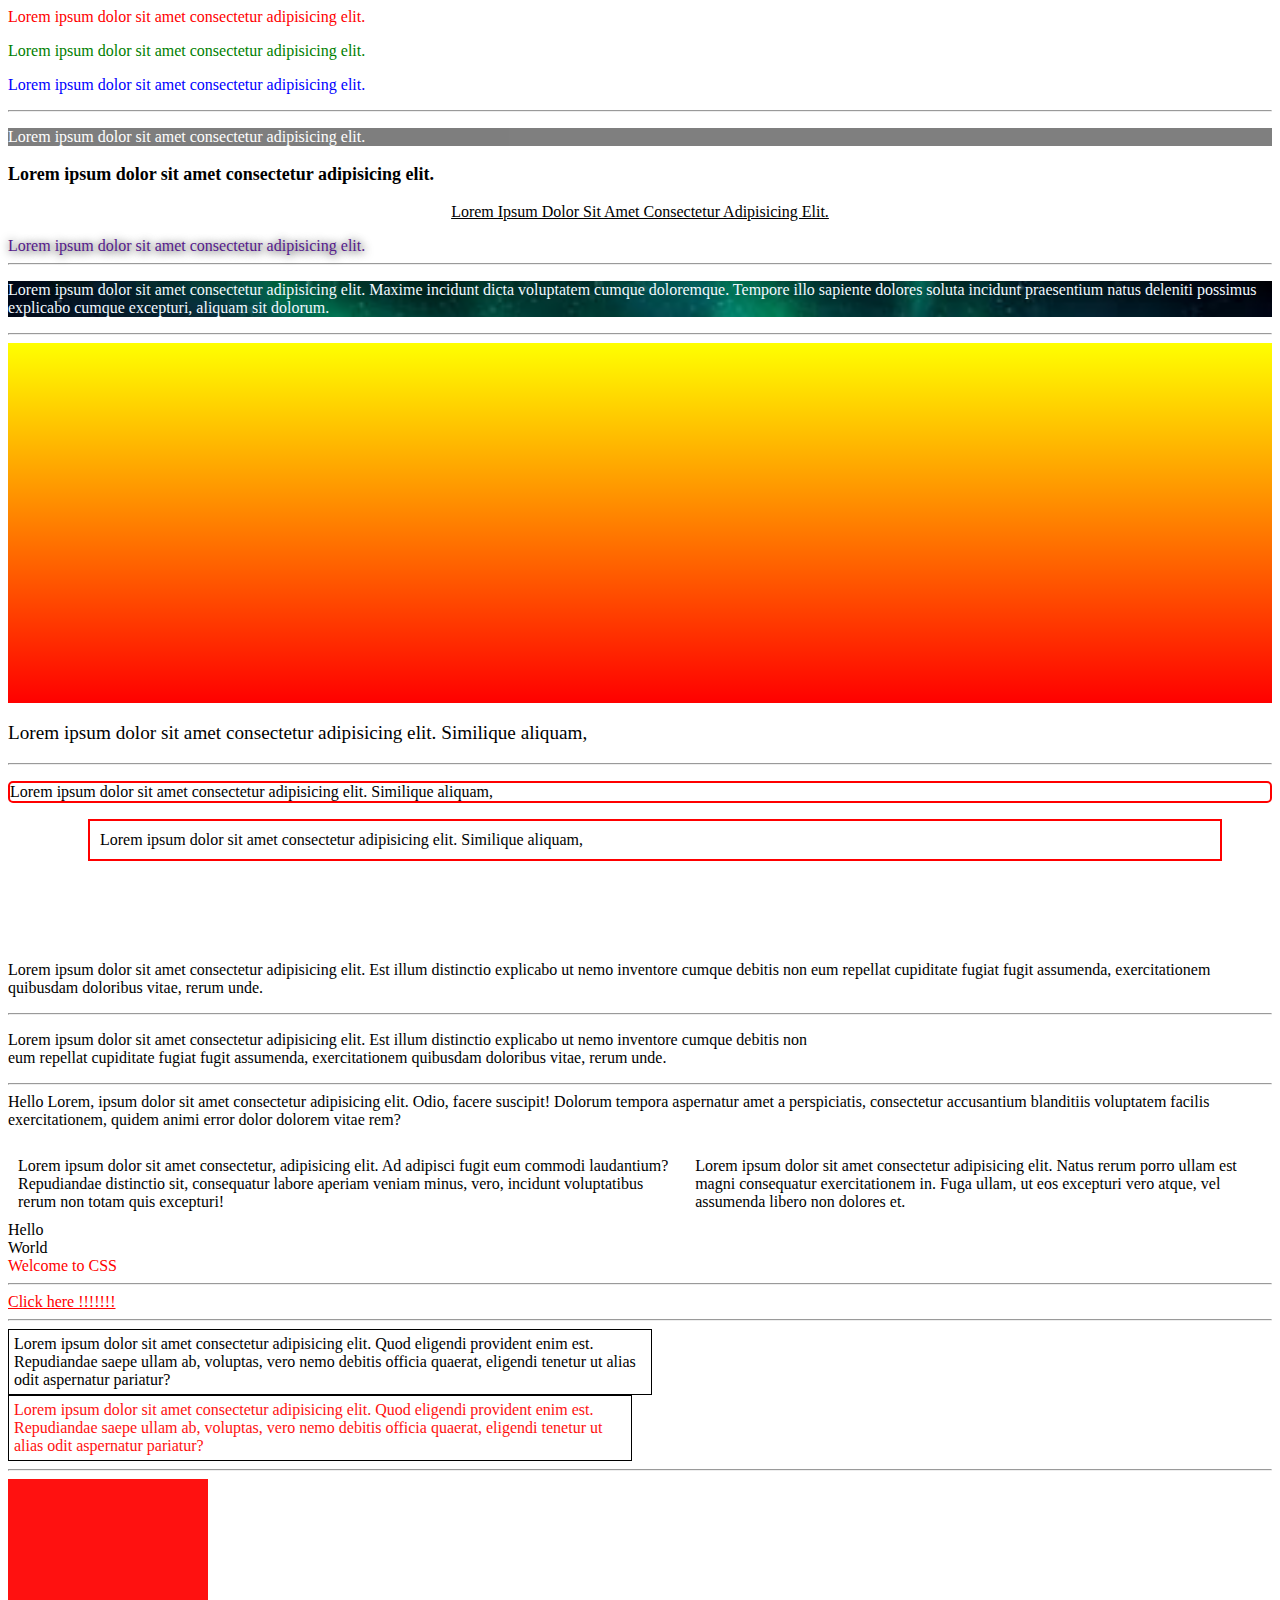
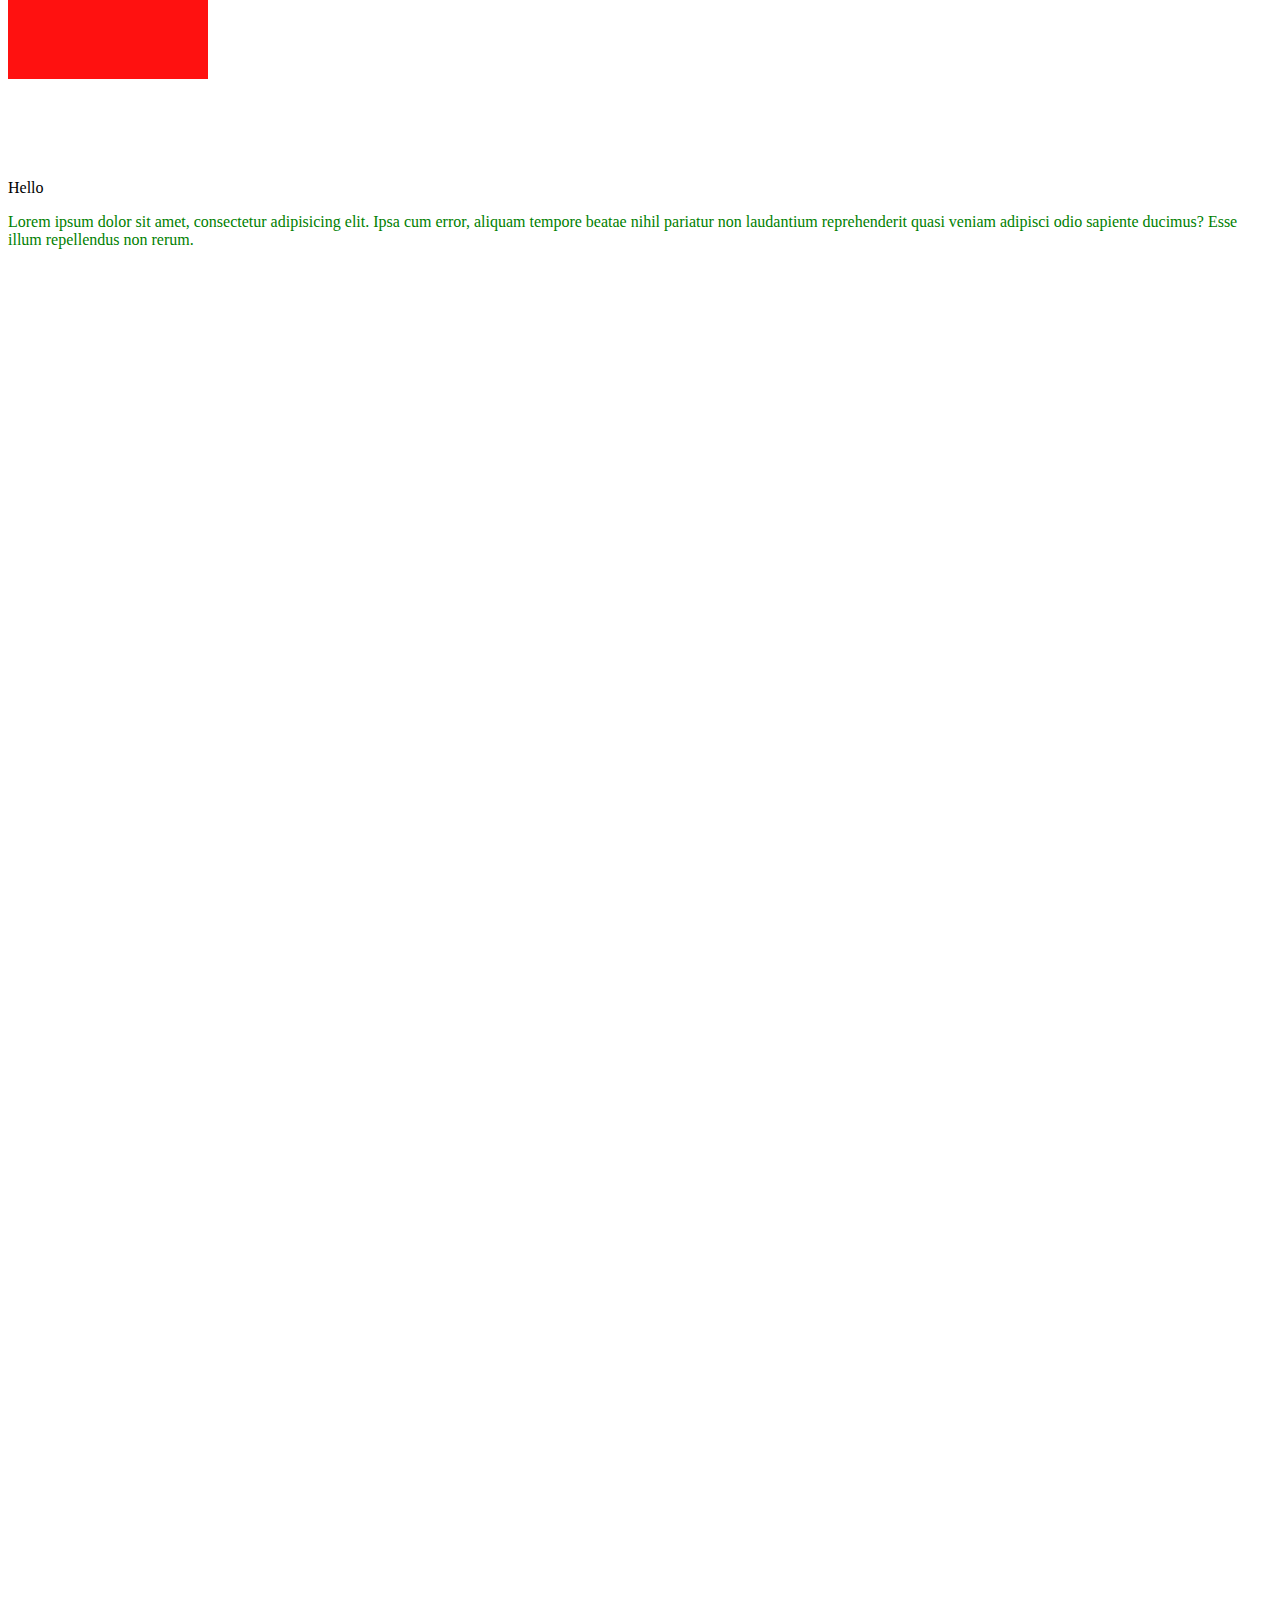
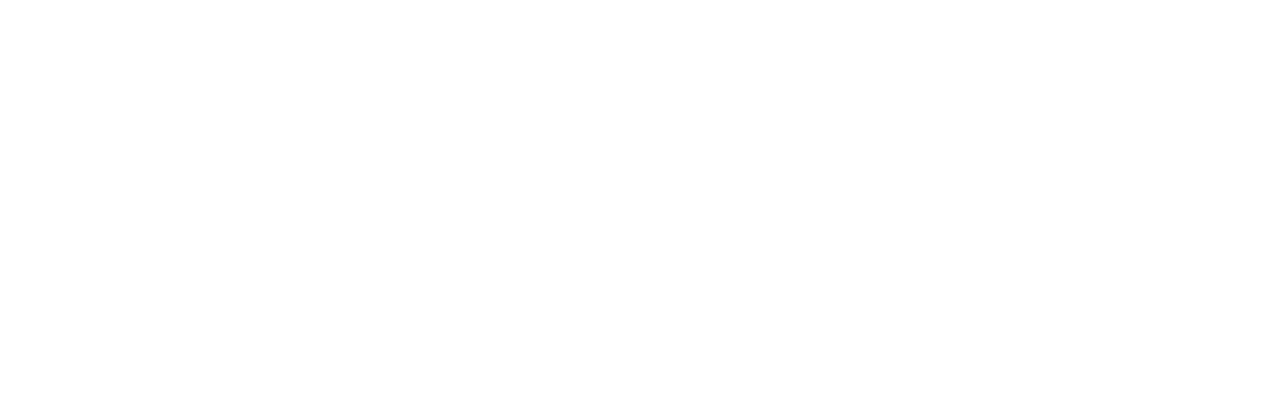
<file: index.html>
<html>
    <head>
        <title>CSS</title>
        <meta name="viewport" content="width=device-width, initial-scale=1.0">
        <link rel="stylesheet" href="styles.css">
    </head>
    <body style="height: 400%;">

        <!--topic 1 Types of CSS, Selectors, Syntax, Comments -->

        <p class="p1">Lorem ipsum dolor sit amet consectetur adipisicing elit.</p>

        <p class="p2" id="pa2">Lorem ipsum dolor sit amet consectetur adipisicing elit.</p>

        <p class="p3">Lorem ipsum dolor sit amet consectetur adipisicing elit.</p>

        <!-- <style>
            p{
                color:blue;
            }
        </style> -->

        <hr>

        <!--topic 2 color, bg, font, size, weight, alignment, decoratio, transformation, shadow-->

        <p class="p4">Lorem ipsum dolor sit amet consectetur adipisicing elit.</p>

        <p class="p5">Lorem ipsum dolor sit amet consectetur adipisicing elit.</p>

        <p class="p6">Lorem ipsum dolor sit amet consectetur adipisicing elit.</p>

        <a class="a1" href="">Lorem ipsum dolor sit amet consectetur adipisicing elit.</a>

        <hr>

        <!--topic 3 Background-->

        <p class="p7">Lorem ipsum dolor sit amet consectetur adipisicing elit. Maxime incidunt dicta voluptatem cumque doloremque. Tempore illo sapiente dolores soluta incidunt praesentium natus deleniti possimus explicabo cumque excepturi, aliquam sit dolorum.</p>

        <hr>

        <!--topic 4 Colors (rgb, hex, hsl), Gradients,Sizes(px, em, rem, %)-->

        <div class="color1"></div>

        <p class="ps">Lorem ipsum dolor sit amet consectetur adipisicing elit. Similique aliquam,</p>

        <hr>

        <!--topic 5 Border, Padding, Margin, Overflow-->

        <p class="p11">Lorem ipsum dolor sit amet consectetur adipisicing elit. Similique aliquam,</p>

        <p class="p12">Lorem ipsum dolor sit amet consectetur adipisicing elit. Similique aliquam,</p>

        <p class="p13">Lorem ipsum dolor sit amet consectetur adipisicing elit. Est illum distinctio explicabo ut nemo inventore cumque debitis non eum repellat cupiditate fugiat fugit assumenda, exercitationem quibusdam doloribus vitae, rerum unde.</p>

        <hr>

        <!--topic 6 Height, Width and Max-width-->

        <p class="p14">Lorem ipsum dolor sit amet consectetur adipisicing elit. Est illum distinctio explicabo ut nemo inventore cumque debitis non eum repellat cupiditate fugiat fugit assumenda, exercitationem quibusdam doloribus vitae, rerum unde.</p>

        <hr>

        <!--topic 6 Layout methods (position, diplay (flex, grid), width, max-width, z-index)-->

        <div class="pos">
            Hello Lorem, ipsum dolor sit amet consectetur adipisicing elit. Odio, facere suscipit! Dolorum tempora aspernatur amet a perspiciatis, consectetur accusantium blanditiis voluptatem facilis exercitationem, quidem animi error dolor dolorem vitae rem?
        </div>

        <br>

        <div class="base">
            <div class="c1">
                Lorem ipsum dolor sit amet consectetur, adipisicing elit. Ad adipisci fugit eum commodi laudantium? Repudiandae distinctio sit, consequatur labore aperiam veniam minus, vero, incidunt voluptatibus rerum non totam quis excepturi!
            </div>
            <div class="c2">Lorem ipsum dolor sit amet consectetur adipisicing elit. Natus rerum porro ullam est magni consequatur exercitationem in. Fuga ullam, ut eos excepturi vero atque, vel assumenda libero non dolores et.</div>
        </div>

        <!--topic 7 Combinators (>, +, ~, space)-->

        <div class="t1">
            <div class="tc1">
                Hello
                <div class="ttc1">
                    World
                </div>
            </div>
            <div class="tc2">
                Welcome
            </div>
            <div class="tc3">
                to CSS
            </div>
        </div>

        <hr>
        <!--topic 8 Pseudo-classes (hover, active, visited)-->

        <a class="test" href="#">Click here !!!!!!!</a>

        <hr>

        <!--topic 8 CSS maths CSS variables-->

        <div class="math">Lorem ipsum dolor sit amet consectetur adipisicing elit. Quod eligendi provident enim est. Repudiandae saepe ullam ab, voluptas, vero nemo debitis officia quaerat, eligendi tenetur ut alias odit aspernatur pariatur?</div>

        <div class="math2">Lorem ipsum dolor sit amet consectetur adipisicing elit. Quod eligendi provident enim est. Repudiandae saepe ullam ab, voluptas, vero nemo debitis officia quaerat, eligendi tenetur ut alias odit aspernatur pariatur?</div>

        <hr>
        
        <!--topic 8 Transforms Transitions animations-->

        <div class="trans"></div>
        <div class="anim">Hello</div>

        <!-- topic 9 responsive design -->
        <p class="res">Lorem ipsum dolor sit amet, consectetur adipisicing elit. Ipsa cum error, aliquam tempore beatae nihil pariatur non laudantium reprehenderit quasi veniam adipisci odio sapiente ducimus? Esse illum repellendus non rerum.</p>

        
        
    </body>
</html>
</file>
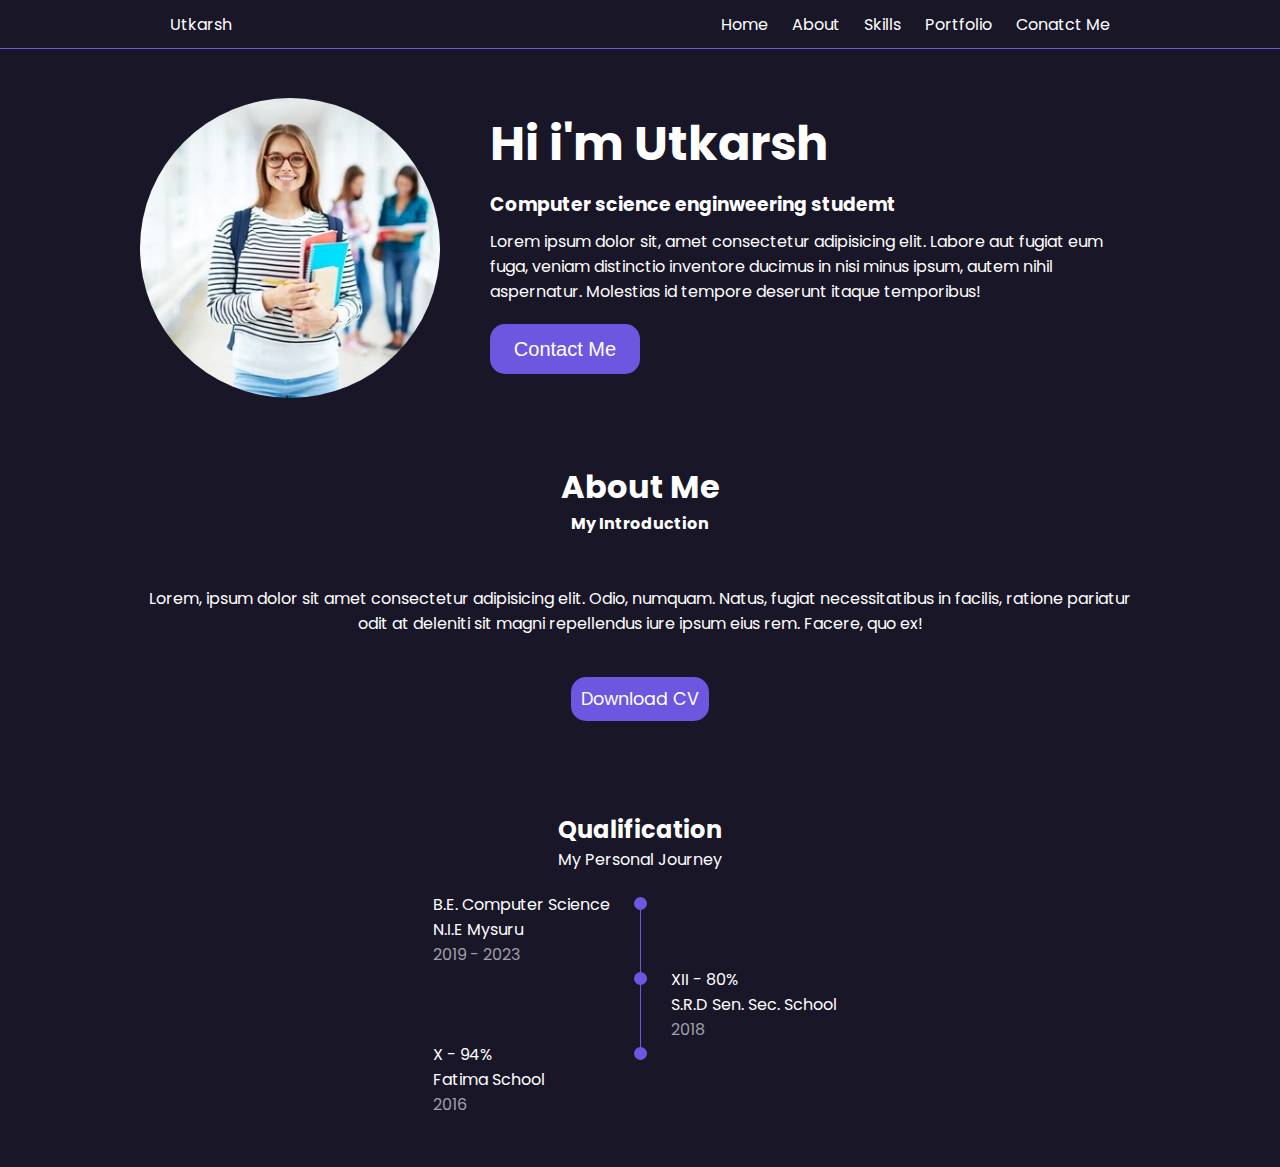
<file: Portfolio/index.html>
<!DOCTYPE html>
<html lang="en">
<head>
    <meta charset="UTF-8">
    <meta name="viewport" content="width=device-width, initial-scale=1.0">
    <title>Portfolio</title>
    <link rel="stylesheet" href="./styles.css">
</head>
<body>
    <div class="navbar-container">
        <div class="navbar">
            <a href="#" class="nav-icon">Utkarsh</a>

            <ul class="nav-menu">
                <li class="nav-item">
                    <a href="#">Home</a>
                </li>
                <li class="nav-item">
                    <a href="#">About</a>
                </li>
                <li class="nav-item">
                    <a href="#">Skills</a>
                </li>
                <li class="nav-item">
                    <a href="#">Portfolio</a>
                </li>
                <li class="nav-item">
                    <a href="#">Conatct Me</a>
                </li>
            </ul>
        </div>  
    </div>


    <div class="home">
        <div class="main">
            <img class="profile-img" src="./images/image.jpg">
            <div class="info">
                <h1>Hi i'm Utkarsh</h1>
                <h3>Computer science enginweering studemt</h2>
                <p>Lorem ipsum dolor sit, amet consectetur adipisicing elit. Labore aut fugiat eum fuga, veniam distinctio inventore ducimus in nisi minus ipsum, autem nihil aspernatur. Molestias id tempore deserunt itaque temporibus!</p>
                <button class="btn">Contact Me </button>
            </div>
        </div>

        <div class="about">
            <h1>About Me</h1>
            <h4>My Introduction</h4>
            <p>Lorem, ipsum dolor sit amet consectetur adipisicing elit. Odio, numquam. Natus, fugiat necessitatibus in facilis, ratione pariatur odit at deleniti sit magni repellendus iure ipsum eius rem. Facere, quo ex!</p>

            <a download="" href="./images/download.jpg" class="btn ">
                Download CV
            </a>

        </div>


        <!--==================== QUALIFICATION ====================-->
        <section class="qualification section">
            <h2 class="section__title">Qualification</h2>
            <div class="section__subtitle">My Personal Journey</div>


            <div class="qualification__container container">

                <div class="qualification__section">
                    <!--==================== QUALIFICATION CONTENT 1 ====================-->
                    <div class="qualification__content qualification__active" data-content id="education">
                        <!--==================== QUALIFICATION 1 ====================-->
                        <div class="qualification__data">
                            <div>
                                <h3 class="qualification__title">B.E. Computer Science</h3>
                                <span class="qualification__subtitle">N.I.E Mysuru</span>
                                <div class="qualification__calender">
                                    2019 - 2023
                                </div>
                            </div>

                            <div>
                                <span class="qualification__rounder"></span>
                                <span class="qualification__line"></span>
                            </div>
                        </div>

                        <!--==================== QUALIFICATION 2 ====================-->
                        <div class="qualification__data">
                            <div></div>

                            <div>
                                <span class="qualification__rounder"></span>
                                <span class="qualification__line"></span>
                            </div>

                            <div>
                                <h3 class="qualification__title">XII - 80%</h3>
                                <span class="qualification__subtitle">S.R.D Sen. Sec. School</span>
                                <div class="qualification__calender">
                                    2018
                                </div>
                            </div>

                            
                        </div>

                        <!--==================== QUALIFICATION 3 ====================-->
                        <div class="qualification__data">
                            <div>
                                <h3 class="qualification__title">X - 94%</h3>
                                <span class="qualification__subtitle">Fatima School</span>
                                <div class="qualification__calender">
                                    2016
                                </div>
                            </div>

                            <div>
                                <span class="qualification__rounder"></span>
                                <!-- <span class="qualification__line"></span> -->
                            </div>

                            <div></div>

                        </div>
                    </div>

                </div>
            </div>
        </section>

    </div>
    
</body>
</html>
</file>
<file: styles.css>
.p1
{
    color: red;
}

#pa2
{
    color: green;
}

.p3{
    color: blue;
}

/* topic 2*/

.p4
{
    background-color: black;
    opacity: 0.5;
    color: white;
}

.p5
{
    font-family: cursive;
    font-size: large;
    font-weight: 900;
}

.p6
{
    text-align: center;
    text-decoration: underline;
    text-transform: capitalize;
}

.a1
{
    text-decoration:none ;
    text-shadow: 1px 1px 10px black;
}

/* topic 3*/

.p7{
    color: aliceblue;
    background-image: url(./image.jpg);
    background-repeat: no-repeat;
    background-position: top right;
    background-repeat: repeat-x;
    background-size: cover;
}

/* topic 4*/

.color1
{
    /* height: 100px; */
    height: 10%;
    /* background-color: red; */
    /* background-color: rgb(2, 45, 67); */
    /* background-color: hsl(224, 52%, 46%); */
    /* background-color: #e03131; */
    background-image: linear-gradient(1800deg, red, yellow);
}

.ps
{
    font-size: 1.2em;
}

/* topic 4*/

.p11
{
    /* border-style: dashed; */
    /* border-width: 5px;
    border-color: red;
    border-bottom-style: dashed; */
    border: 2px solid red;
    border-radius: 5px;
}

.p12
{
    border: 2px solid red;
    margin-top:1px;
    margin: 10px 50px 100px 80px;
    padding: 10px;
}

.p13
{
    /* width: 800px; */
}

body
{
    /* overflow-x: hidden; */
}


/* topic 4*/

.p14
{
    width: 800px;
    max-width: 100%;
}

/* topic 5 */

.pos
{
    /* position: absolute; */
    /* position: fixed; */
    /* position: sticky; */
    /* top:0; */
}

.base > *
{
    margin: 10px;
}

.base
{
    display: flex;
    align-items: center;
    justify-content: space-evenly;
}

/* topic 6 */

.t1 > *
{
    display: inline;
}

.tc1 ~ div{
    color: red;
}

/* topic 7 */

.test:link{
    color:red
}

.test:visited{
    color:red
}

.test:hover{
    color:green
}


/* topic 8 */

.math
{
    border: 1px solid black;
    padding: 5px;
    margin: 0px;
    width: 50%;
    /* width: max(70% , 50%); */
}

.math2
{
    border: 1px solid black;
    padding: 5px;
    margin: 0px;
    width: calc(50% - 20px);
    color: var(--color);
}

:root
{
    --color: rgb(255,17,16);
}

/* transform transitions animations*/

.trans
{
    width: 200px;
    height: 200px;
    background-color: var(--color);
    transition: all ease 1s;
}

.trans:hover{
    transform: scale(1.2);
}

@keyframes example {
    0% {background-color: red;}
    50% {background-color: yellow;}
    100% {background-color: red;}
  }

.anim
{
    margin-top: 100px;
    animation-name: example;
    animation-duration: 3s;
    animation-iteration-count: infinite;
    animation-timing-function: ease-in-out;
}

/* topic 9 */

.res{
    color: green;
}

@media screen and (max-width: 500px) {
    .res{
        color: red;
    }
  }
</file>
<file: Portfolio/styles.css>
/*==================== GOOGLE FONTS ====================*/
@import url('https://fonts.googleapis.com/css2?family=Poppins:wght@400;500;600&display=swap');

:root
{
    --hue-color: 250; /*Purple 250 - Green 142 - Blue 230 - Pink 340*/

    --first-color: hsl(var(--hue-color), 69%, 61%);
    --first-color-second: hsl(var(--hue-color), 30%, 8%);;

    --text-color-light: hsl(var(--hue-color), 8%, 65%);;

    --input-color: hsl(var(--hue-color), 29%, 16%);;
    --body-color: hsl(var(--hue-color), 28%, 12%);;
    --container-color:hsl(var(--hue-color), 29%, 16%);

    --scroll-bar-color: hsl(var(--hue-color), 12%, 48%);;
    --scroll-thumb-color: hsl(var(--hue-color), 12%, 36%);;
}

*{
    box-sizing: border-box;
    padding: 0;
    margin: 0;
}

html{
    scroll-behavior: smooth;
}

body{
    font-family: 'Poppins', sans-serif;
    background-color: var(--body-color);
    color: white;
    overflow-x: hidden;
}

a
{
    text-decoration: none;
    color: white;
}

ul{
    list-style: none;
}

/* NAVBAR */

.navbar-container
{
    position: fixed;
    display: flex;
    top: 0px;
    justify-content: center;
    width: 100vw;
    border-bottom: 1px solid var(--first-color);
    background-color: var(--body-color);
}

.navbar
{
    display: flex;
    align-items: center;
    justify-content: space-between;
    width: 1000px;
    max-width: 100%;
    height: 3rem;
}

.nav-menu{
    display: inline-block;
    margin-right: 20px;
}

.nav-icon
{
    margin-left: 30px;
}

.nav-item{
    margin: 0px 10px;
    display: inline;
}


/* HOME */

.home
{
    margin-top: 3rem;
    display: flex;
    flex-direction: column;
    width: 100vw;
    align-items: center;
}

.main
{
    width:1000px;
    max-width: 100vw;
    margin-top: 50px;
    display: flex;
}
.profile-img
{
    height: 300px;
    width: 300px;
    border-radius: 50%;
}

.info
{
    margin-left: 50px;
}

.info > *
{
    margin: 10px 0;
}

.info h1{
    font-size: 300%;
}

.info button
{
    height: 50px;
    width: 150px;
    background-color: var(--first-color);
    outline: none;
    border: none;
    color: white;
    font-size: 1.25em;
    border-radius: 15px;
}

.about
{
    width:1000px;
    max-width: 90vw;
    margin: 50px 0;
    text-align: center;
}

.about > h1
{
    margin: 15px 0 0 0;
}

.about > p
{
    margin: 50px 0;
}

.about .btn{
    height: 50px;
    width: 150px;
    padding: 10px;
    margin: 20px;
    background-color: var(--first-color);
    outline: none;
    border: none;
    color: white;
    font-size: 1.1em;
    border-radius: 15px;
}


/*==================== QUALIFICATION ====================*/

.qualification{
    margin: 50px;
}

.qualification .section__title
{
    width: 100%;
    text-align: center;
}

.qualification .section__subtitle
{
    width: 100%;
    text-align: center;
    margin-bottom: 20px;
}

.qualification__data{
    display: grid;
    grid-template-columns: 1fr max-content 1fr;
    column-gap: 1.5rem;
}


.qualification__title{
    font-size: var(--normal-font-size);
    font-weight: var(--font-medium);
}

.qualification__subtitle{
    display: inline-block;
    font-size: var(--small-font-size);
    margin-bottom: var(--mb-1);
}

.qualification__calender{
    font-size: var(--smaller-font-size);
    color: var(--text-color-light);
}

.qualification__rounder{
    display: inline-block;
    width: 13px;
    height: 13px;
    background-color: var(--first-color);
    border-radius: 50%;
}

.qualification__line{
    display: block;
    width: 1px;
    height: 100%;
    background-color: var(--first-color);
    transform: translate(6px,-7px);
}


@media screen and (max-width: 800px)
{
    .main{
        flex-direction: column;
        align-items: center;
    }

    .info{
        width: 90vw;
        margin: 0;
        text-align: center;
    }
}
</file>
